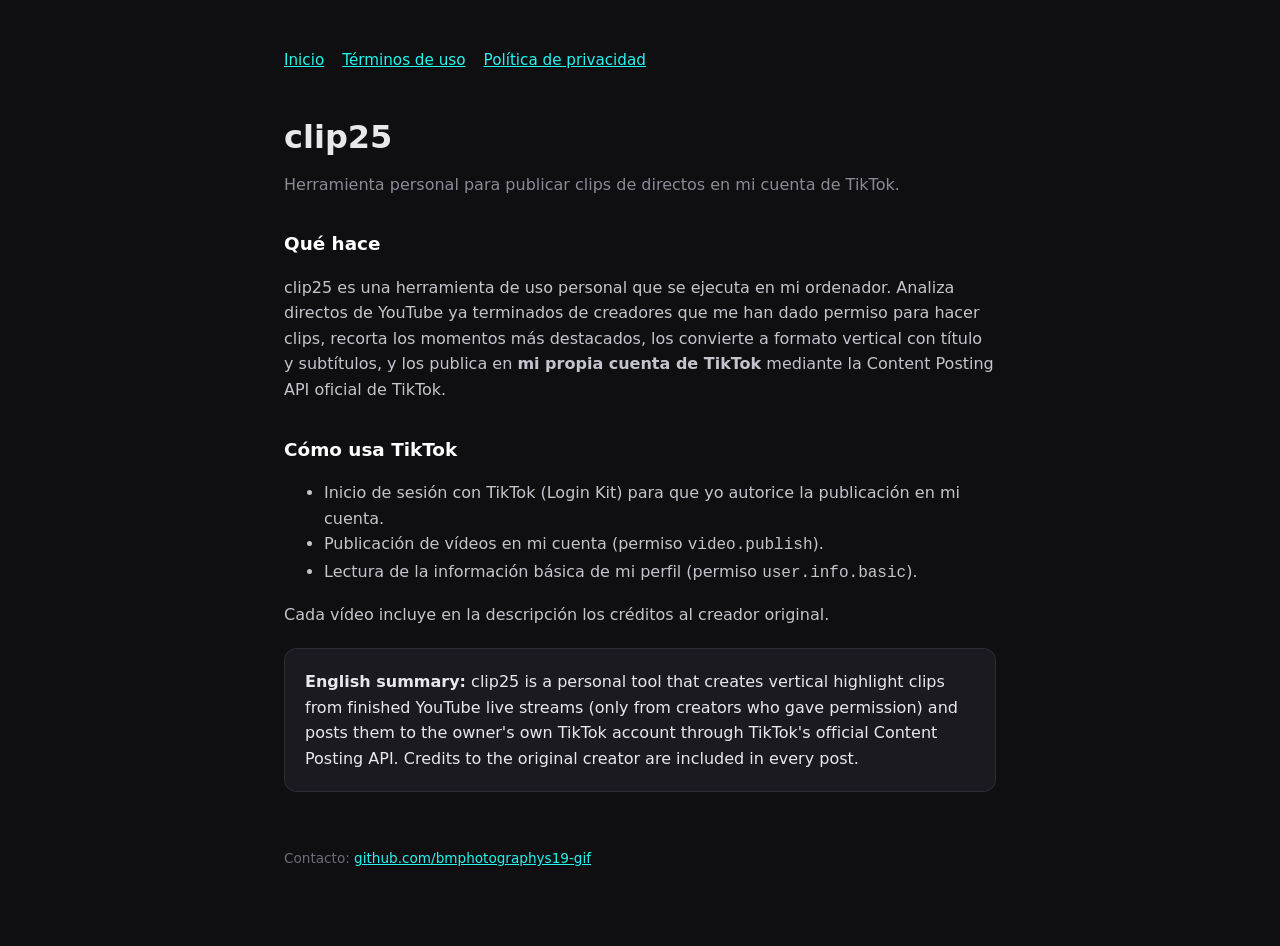
<file: index.html>
<!doctype html>
<html lang="es">
<head>
<meta charset="utf-8">
<meta name="viewport" content="width=device-width, initial-scale=1">
<title>clip25</title>
<link rel="stylesheet" href="estilo.css">
</head>
<body>
<main>
  <nav><a href="index.html">Inicio</a><a href="terminos.html">Términos de uso</a><a href="privacidad.html">Política de privacidad</a></nav>
  <h1>clip25</h1>
  <p class="sub">Herramienta personal para publicar clips de directos en mi cuenta de TikTok.</p>

  <h2>Qué hace</h2>
  <p>clip25 es una herramienta de uso personal que se ejecuta en mi ordenador. Analiza directos de YouTube
  ya terminados de creadores que me han dado permiso para hacer clips, recorta los momentos más destacados,
  los convierte a formato vertical con título y subtítulos, y los publica en <strong>mi propia cuenta de TikTok</strong>
  mediante la Content Posting API oficial de TikTok.</p>

  <h2>Cómo usa TikTok</h2>
  <ul>
    <li>Inicio de sesión con TikTok (Login Kit) para que yo autorice la publicación en mi cuenta.</li>
    <li>Publicación de vídeos en mi cuenta (permiso <code>video.publish</code>).</li>
    <li>Lectura de la información básica de mi perfil (permiso <code>user.info.basic</code>).</li>
  </ul>
  <p>Cada vídeo incluye en la descripción los créditos al creador original.</p>

  <div class="caja">
    <strong>English summary:</strong> clip25 is a personal tool that creates vertical highlight clips from finished
    YouTube live streams (only from creators who gave permission) and posts them to the owner's own TikTok account
    through TikTok's official Content Posting API. Credits to the original creator are included in every post.
  </div>

  <footer>Contacto: <a href="https://github.com/bmphotographys19-gif">github.com/bmphotographys19-gif</a></footer>
</main>
</body>
</html>
</file>
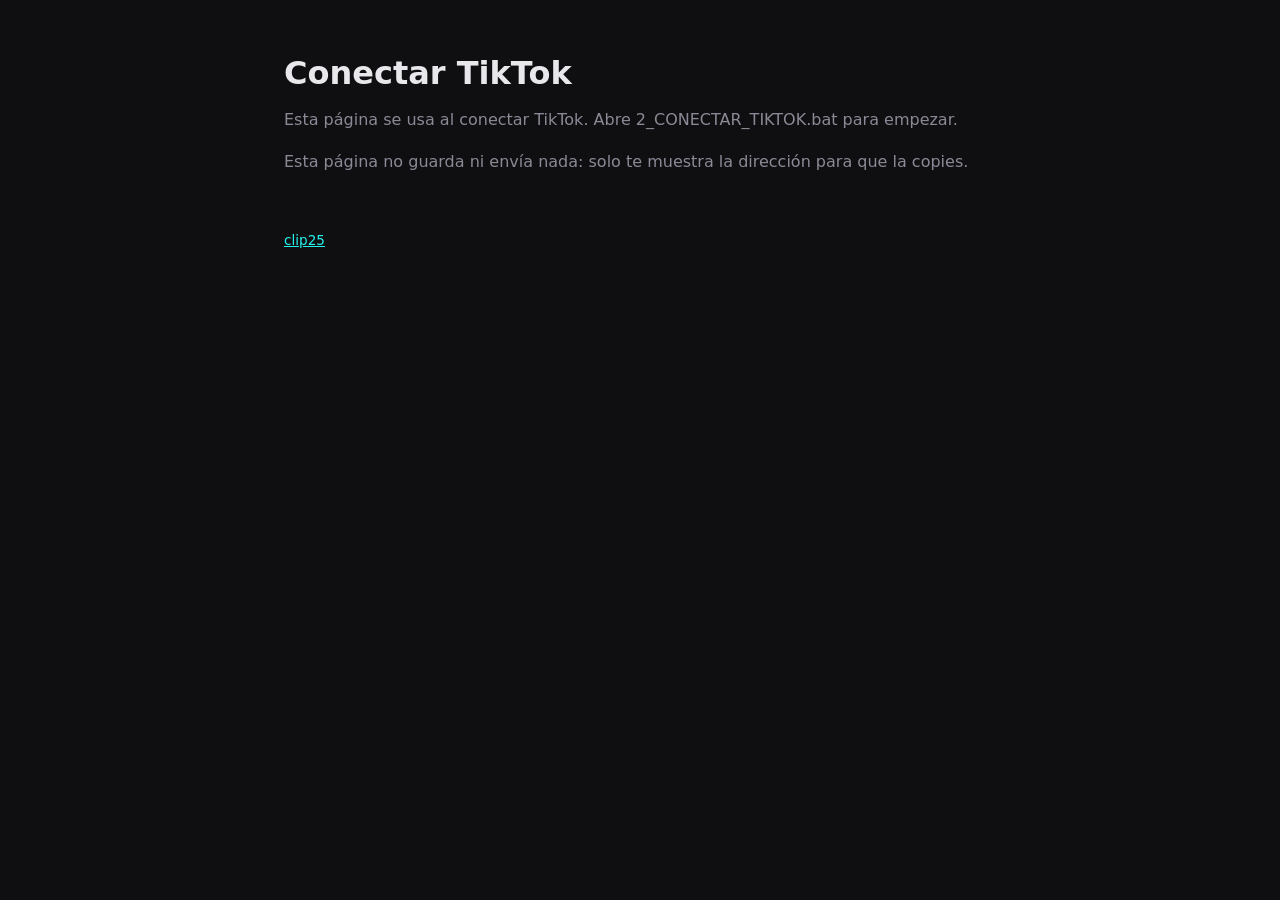
<file: callback.html>
<!doctype html>
<html lang="es">
<head>
<meta charset="utf-8">
<meta name="viewport" content="width=device-width, initial-scale=1">
<meta name="robots" content="noindex">
<title>Conectar TikTok – clip25</title>
<link rel="stylesheet" href="estilo.css">
</head>
<body>
<main>
  <h1>Conectar TikTok</h1>
  <p id="estado" class="sub">Comprobando…</p>

  <div class="caja" id="bloque" hidden>
    <p>Copia esta dirección y pégala en la ventana negra de <strong>2_CONECTAR_TIKTOK.bat</strong>:</p>
    <textarea id="url" readonly></textarea>
    <button id="copiar">Copiar</button>
    <p id="copiado" class="ok" hidden>Copiado. Ya puedes pegarla (clic derecho o Ctrl+V) y pulsar Enter.</p>
  </div>

  <p class="sub">Esta página no guarda ni envía nada: solo te muestra la dirección para que la copies.</p>
  <footer><a href="index.html">clip25</a></footer>
</main>
<script>
  const q = new URLSearchParams(location.search);
  const estado = document.getElementById("estado");
  const st = q.get("state") || "";
  // ClipRadar AI en la nube: el "state" lleva el origen del panel (cr.<origen base64>.<nonce>).
  let crOrigin = null;
  if (st.startsWith("cr.") && st.split(".").length === 3) {
    try {
      const b = st.split(".")[1].replace(/-/g, "+").replace(/_/g, "/");
      const o = new URL(atob(b + "===".slice((b.length + 3) % 4)));
      const local = o.protocol === "http:" && (o.hostname === "localhost" || o.hostname === "127.0.0.1");
      if (o.protocol === "https:" || local) crOrigin = o.origin;  // local = ClipRadar en el propio móvil
    } catch (e) { crOrigin = null; }
  }
  if ((q.get("code") || q.get("error")) && crOrigin) {
    estado.textContent = "Volviendo a ClipRadar AI…";
    location.replace(crOrigin + "/api/tiktok/callback" + location.search);
  } else if ((q.get("code") || q.get("error")) && st.startsWith("local-")) {
    estado.textContent = "Enviando el permiso a tu ordenador…";
    location.replace("http://127.0.0.1:8723/callback" + location.search);
  } else if (q.get("code")) {
    estado.textContent = "TikTok ha dado el permiso. Falta un último paso:";
    estado.className = "ok";
    document.getElementById("bloque").hidden = false;
    document.getElementById("url").value = location.href;
  } else if (q.get("error")) {
    estado.textContent = "TikTok devolvió un error: " + (q.get("error_description") || q.get("error")) + ". Vuelve a abrir 2_CONECTAR_TIKTOK.bat.";
    estado.className = "mal";
  } else {
    estado.textContent = "Esta página se usa al conectar TikTok. Abre 2_CONECTAR_TIKTOK.bat para empezar.";
  }
  document.getElementById("copiar").onclick = async () => {
    const t = document.getElementById("url");
    try { await navigator.clipboard.writeText(t.value); } catch { t.select(); document.execCommand("copy"); }
    document.getElementById("copiado").hidden = false;
  };
</script>
</body>
</html>
</file>
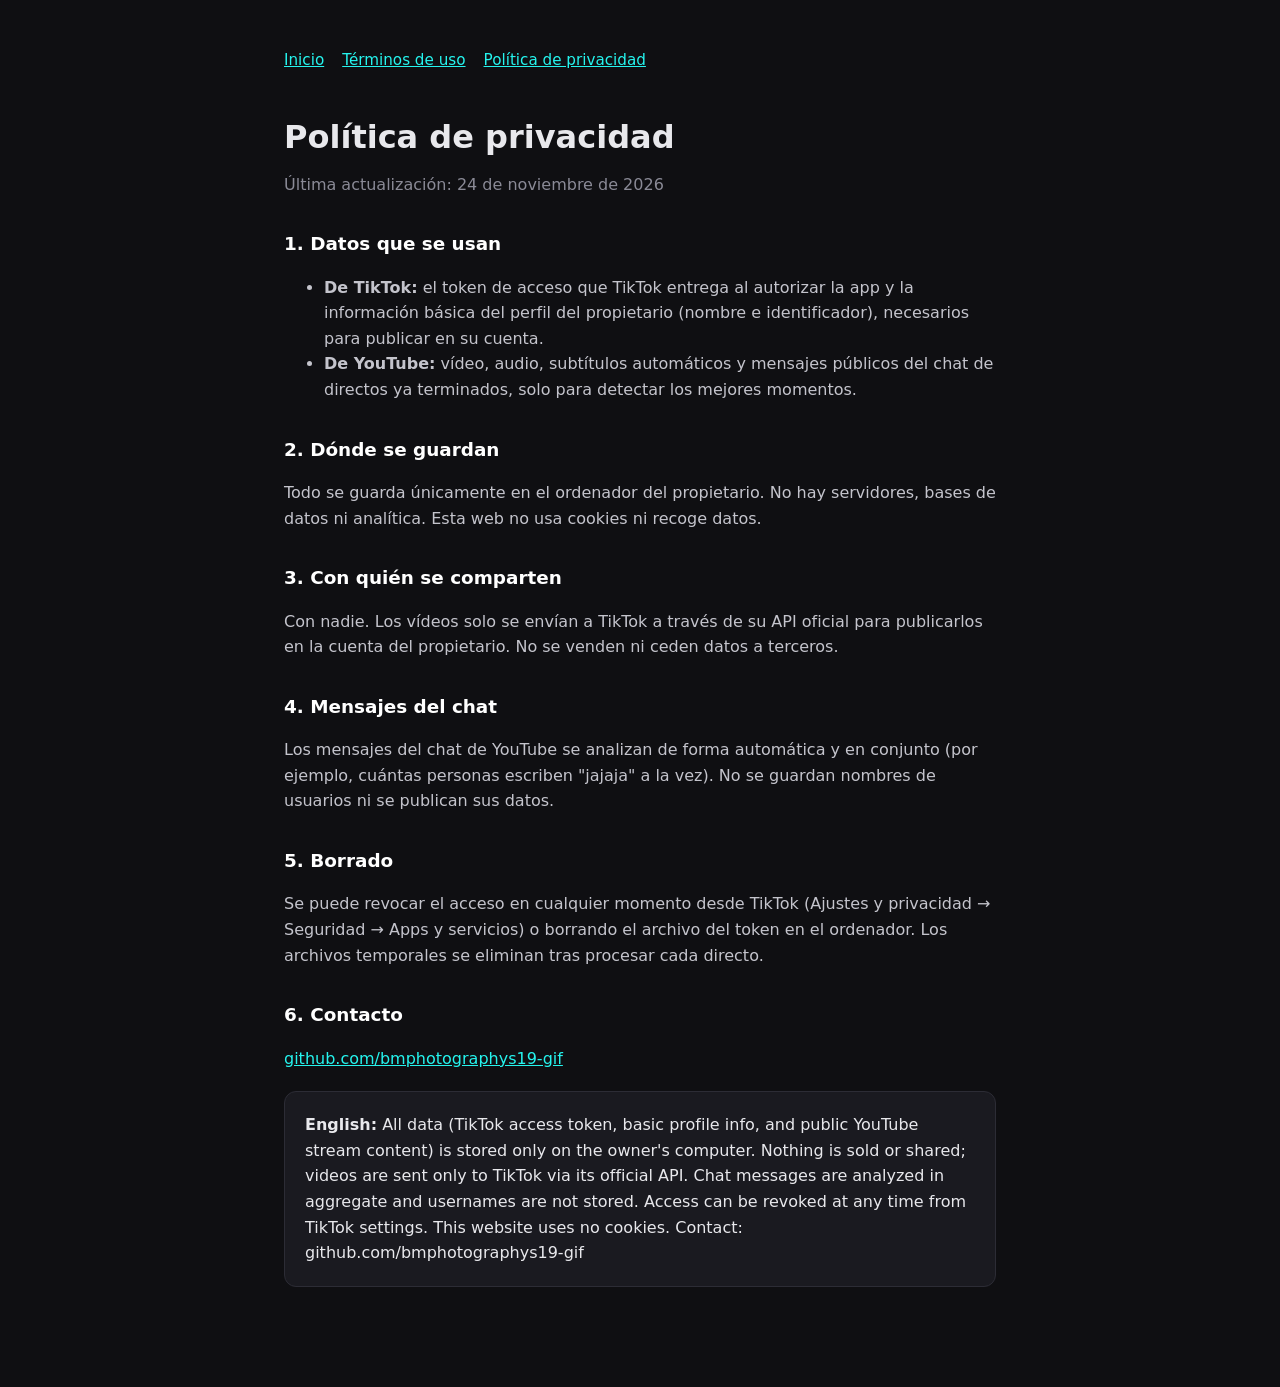
<file: privacidad.html>
<!doctype html>
<html lang="es">
<head>
<meta charset="utf-8">
<meta name="viewport" content="width=device-width, initial-scale=1">
<title>Política de privacidad – clip25</title>
<link rel="stylesheet" href="estilo.css">
</head>
<body>
<main>
  <nav><a href="index.html">Inicio</a><a href="terminos.html">Términos de uso</a><a href="privacidad.html">Política de privacidad</a></nav>
  <h1>Política de privacidad</h1>
  <p class="sub">Última actualización: 24 de noviembre de 2026</p>

  <h2>1. Datos que se usan</h2>
  <ul>
    <li><strong>De TikTok:</strong> el token de acceso que TikTok entrega al autorizar la app y la información básica
      del perfil del propietario (nombre e identificador), necesarios para publicar en su cuenta.</li>
    <li><strong>De YouTube:</strong> vídeo, audio, subtítulos automáticos y mensajes públicos del chat de directos ya terminados,
      solo para detectar los mejores momentos.</li>
  </ul>

  <h2>2. Dónde se guardan</h2>
  <p>Todo se guarda únicamente en el ordenador del propietario. No hay servidores, bases de datos ni analítica.
  Esta web no usa cookies ni recoge datos.</p>

  <h2>3. Con quién se comparten</h2>
  <p>Con nadie. Los vídeos solo se envían a TikTok a través de su API oficial para publicarlos en la cuenta del propietario.
  No se venden ni ceden datos a terceros.</p>

  <h2>4. Mensajes del chat</h2>
  <p>Los mensajes del chat de YouTube se analizan de forma automática y en conjunto (por ejemplo, cuántas personas escriben
  "jajaja" a la vez). No se guardan nombres de usuarios ni se publican sus datos.</p>

  <h2>5. Borrado</h2>
  <p>Se puede revocar el acceso en cualquier momento desde TikTok (Ajustes y privacidad → Seguridad → Apps y servicios)
  o borrando el archivo del token en el ordenador. Los archivos temporales se eliminan tras procesar cada directo.</p>

  <h2>6. Contacto</h2>
  <p><a href="https://github.com/bmphotographys19-gif">github.com/bmphotographys19-gif</a></p>

  <div class="caja"><strong>English:</strong> All data (TikTok access token, basic profile info, and public YouTube stream
  content) is stored only on the owner's computer. Nothing is sold or shared; videos are sent only to TikTok via its official
  API. Chat messages are analyzed in aggregate and usernames are not stored. Access can be revoked at any time from TikTok
  settings. This website uses no cookies. Contact: github.com/bmphotographys19-gif</div>
</main>
</body>
</html>
</file>
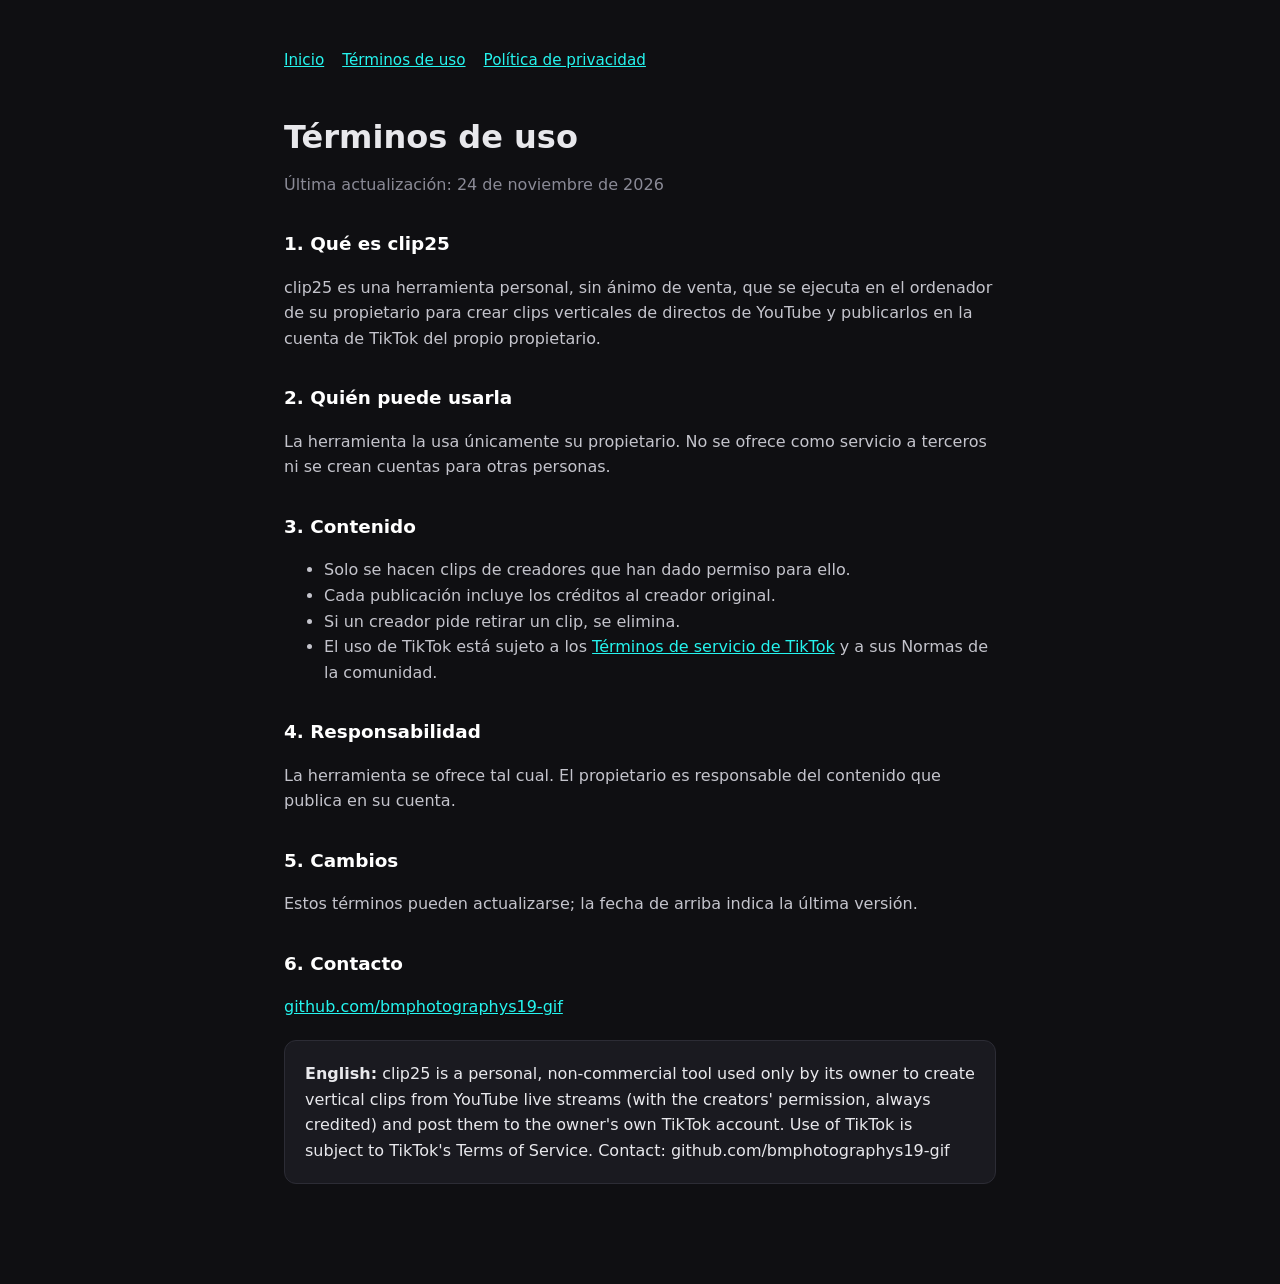
<file: terminos.html>
<!doctype html>
<html lang="es">
<head>
<meta charset="utf-8">
<meta name="viewport" content="width=device-width, initial-scale=1">
<title>Términos de uso – clip25</title>
<link rel="stylesheet" href="estilo.css">
</head>
<body>
<main>
  <nav><a href="index.html">Inicio</a><a href="terminos.html">Términos de uso</a><a href="privacidad.html">Política de privacidad</a></nav>
  <h1>Términos de uso</h1>
  <p class="sub">Última actualización: 24 de noviembre de 2026</p>

  <h2>1. Qué es clip25</h2>
  <p>clip25 es una herramienta personal, sin ánimo de venta, que se ejecuta en el ordenador de su propietario
  para crear clips verticales de directos de YouTube y publicarlos en la cuenta de TikTok del propio propietario.</p>

  <h2>2. Quién puede usarla</h2>
  <p>La herramienta la usa únicamente su propietario. No se ofrece como servicio a terceros ni se crean cuentas para otras personas.</p>

  <h2>3. Contenido</h2>
  <ul>
    <li>Solo se hacen clips de creadores que han dado permiso para ello.</li>
    <li>Cada publicación incluye los créditos al creador original.</li>
    <li>Si un creador pide retirar un clip, se elimina.</li>
    <li>El uso de TikTok está sujeto a los <a href="https://www.tiktok.com/legal/terms-of-service">Términos de servicio de TikTok</a>
      y a sus Normas de la comunidad.</li>
  </ul>

  <h2>4. Responsabilidad</h2>
  <p>La herramienta se ofrece tal cual. El propietario es responsable del contenido que publica en su cuenta.</p>

  <h2>5. Cambios</h2>
  <p>Estos términos pueden actualizarse; la fecha de arriba indica la última versión.</p>

  <h2>6. Contacto</h2>
  <p><a href="https://github.com/bmphotographys19-gif">github.com/bmphotographys19-gif</a></p>

  <div class="caja"><strong>English:</strong> clip25 is a personal, non-commercial tool used only by its owner to create
  vertical clips from YouTube live streams (with the creators' permission, always credited) and post them to the owner's own
  TikTok account. Use of TikTok is subject to TikTok's Terms of Service. Contact: github.com/bmphotographys19-gif</div>
</main>
</body>
</html>
</file>
<file: estilo.css>
* { box-sizing: border-box; }
body { margin: 0; font-family: system-ui, -apple-system, "Segoe UI", Roboto, sans-serif; background: #0f0f12; color: #e8e8ec; line-height: 1.6; }
main { max-width: 760px; margin: 0 auto; padding: 48px 24px 80px; }
h1 { font-size: 2rem; margin: 0 0 8px; }
h2 { font-size: 1.15rem; margin-top: 32px; color: #fff; }
p, li { color: #c4c4cc; }
a { color: #25f4ee; }
.sub { color: #8a8a96; margin-top: 0; }
nav { display: flex; gap: 18px; flex-wrap: wrap; margin-bottom: 40px; font-size: .95rem; }
.caja { background: #1a1a20; border: 1px solid #2c2c35; border-radius: 12px; padding: 20px; margin: 20px 0; }
code, textarea { font-family: ui-monospace, Consolas, monospace; }
textarea { width: 100%; min-height: 110px; background: #0b0b0e; color: #fff; border: 1px solid #33333d; border-radius: 8px; padding: 12px; font-size: .9rem; resize: vertical; }
button { margin-top: 12px; background: #fe2c55; color: #fff; border: 0; border-radius: 8px; padding: 12px 22px; font-size: 1rem; font-weight: 600; cursor: pointer; }
button:hover { filter: brightness(1.1); }
.ok { color: #4ade80; } .mal { color: #f87171; }
footer { margin-top: 56px; font-size: .85rem; color: #6c6c78; }
</file>
